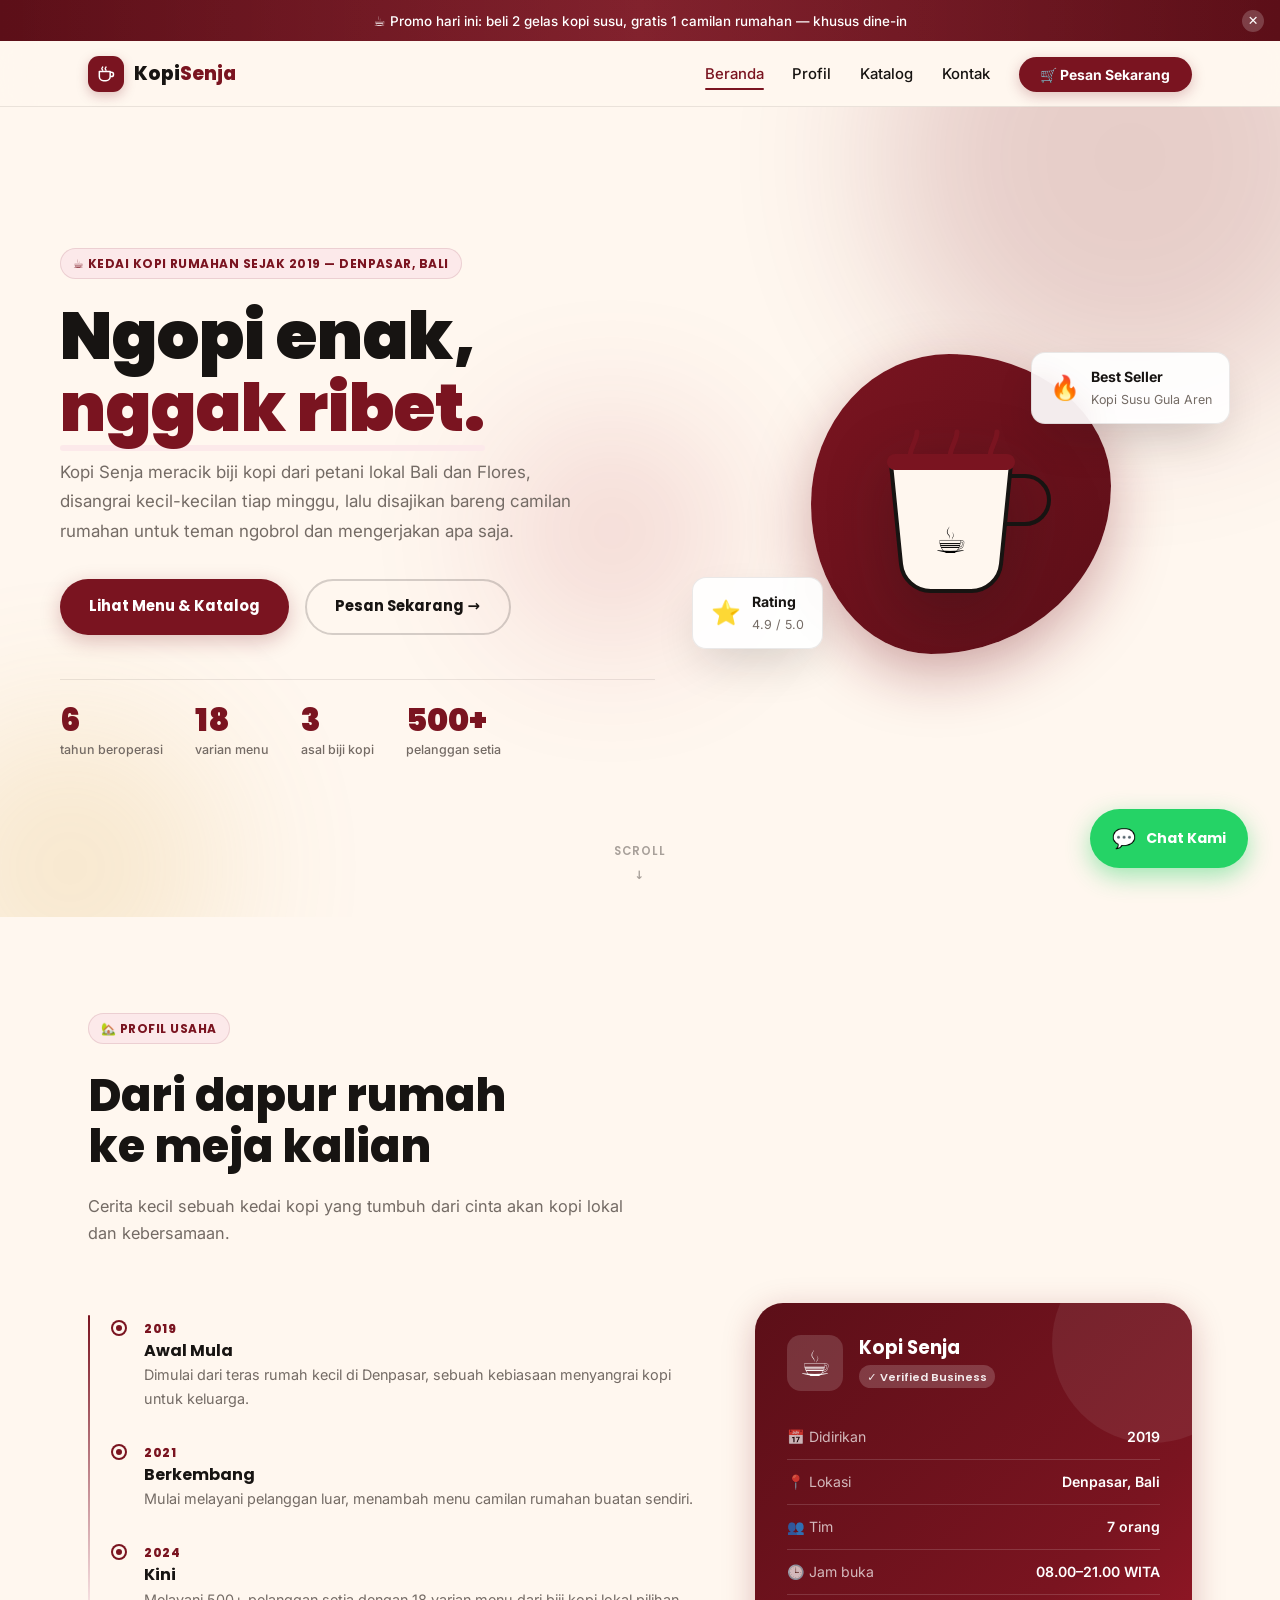
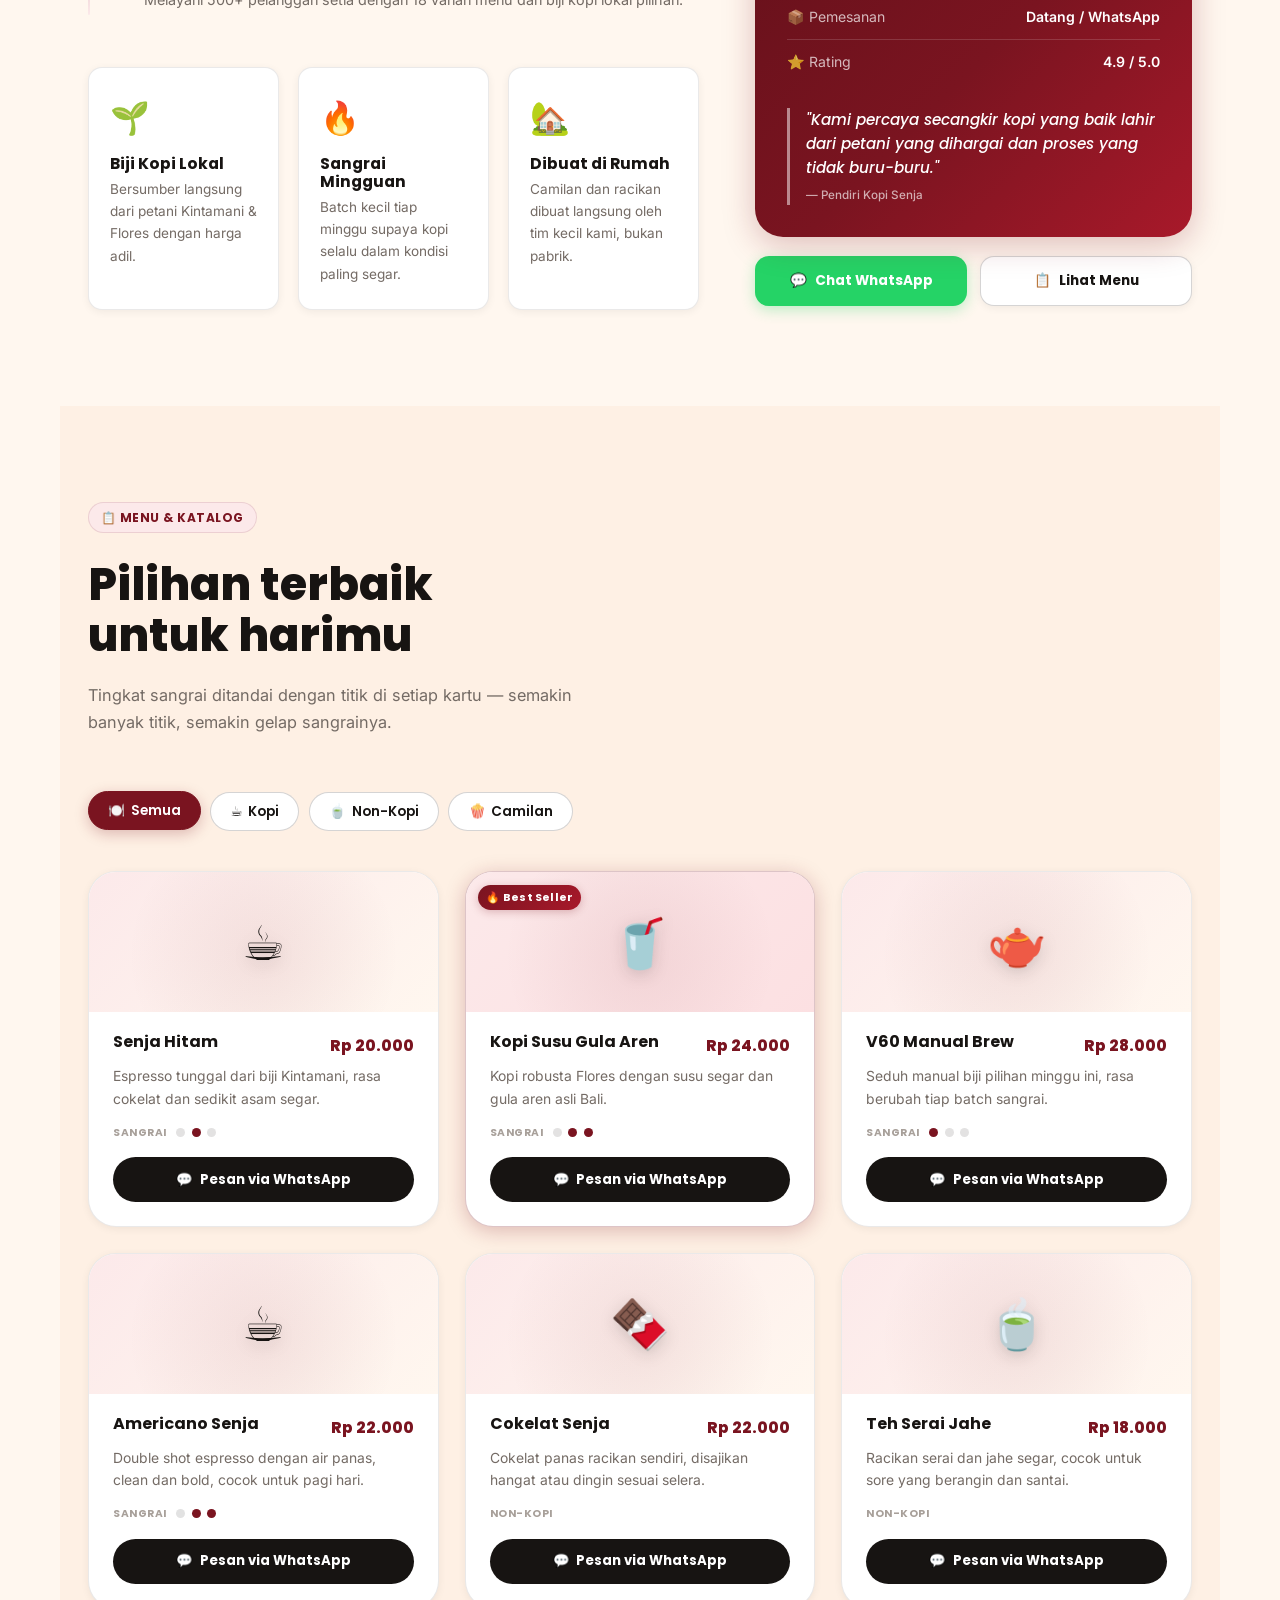
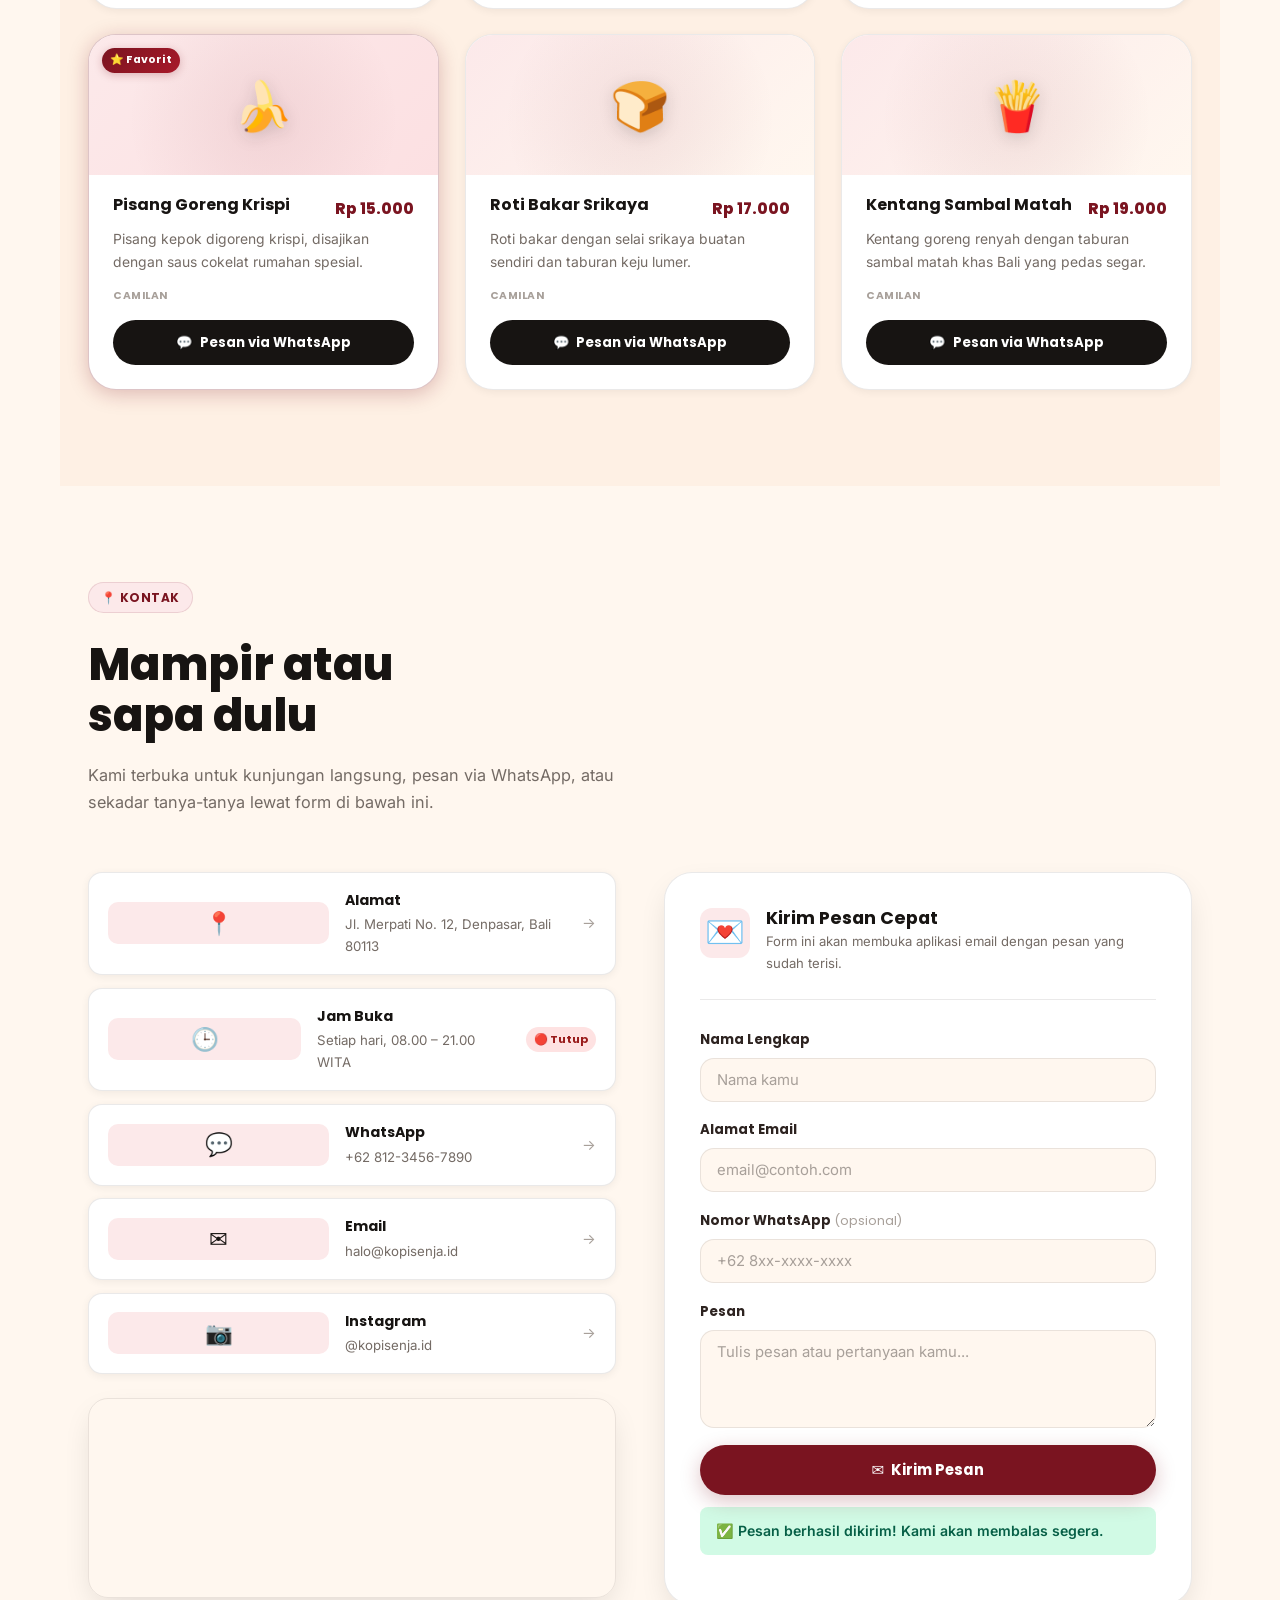
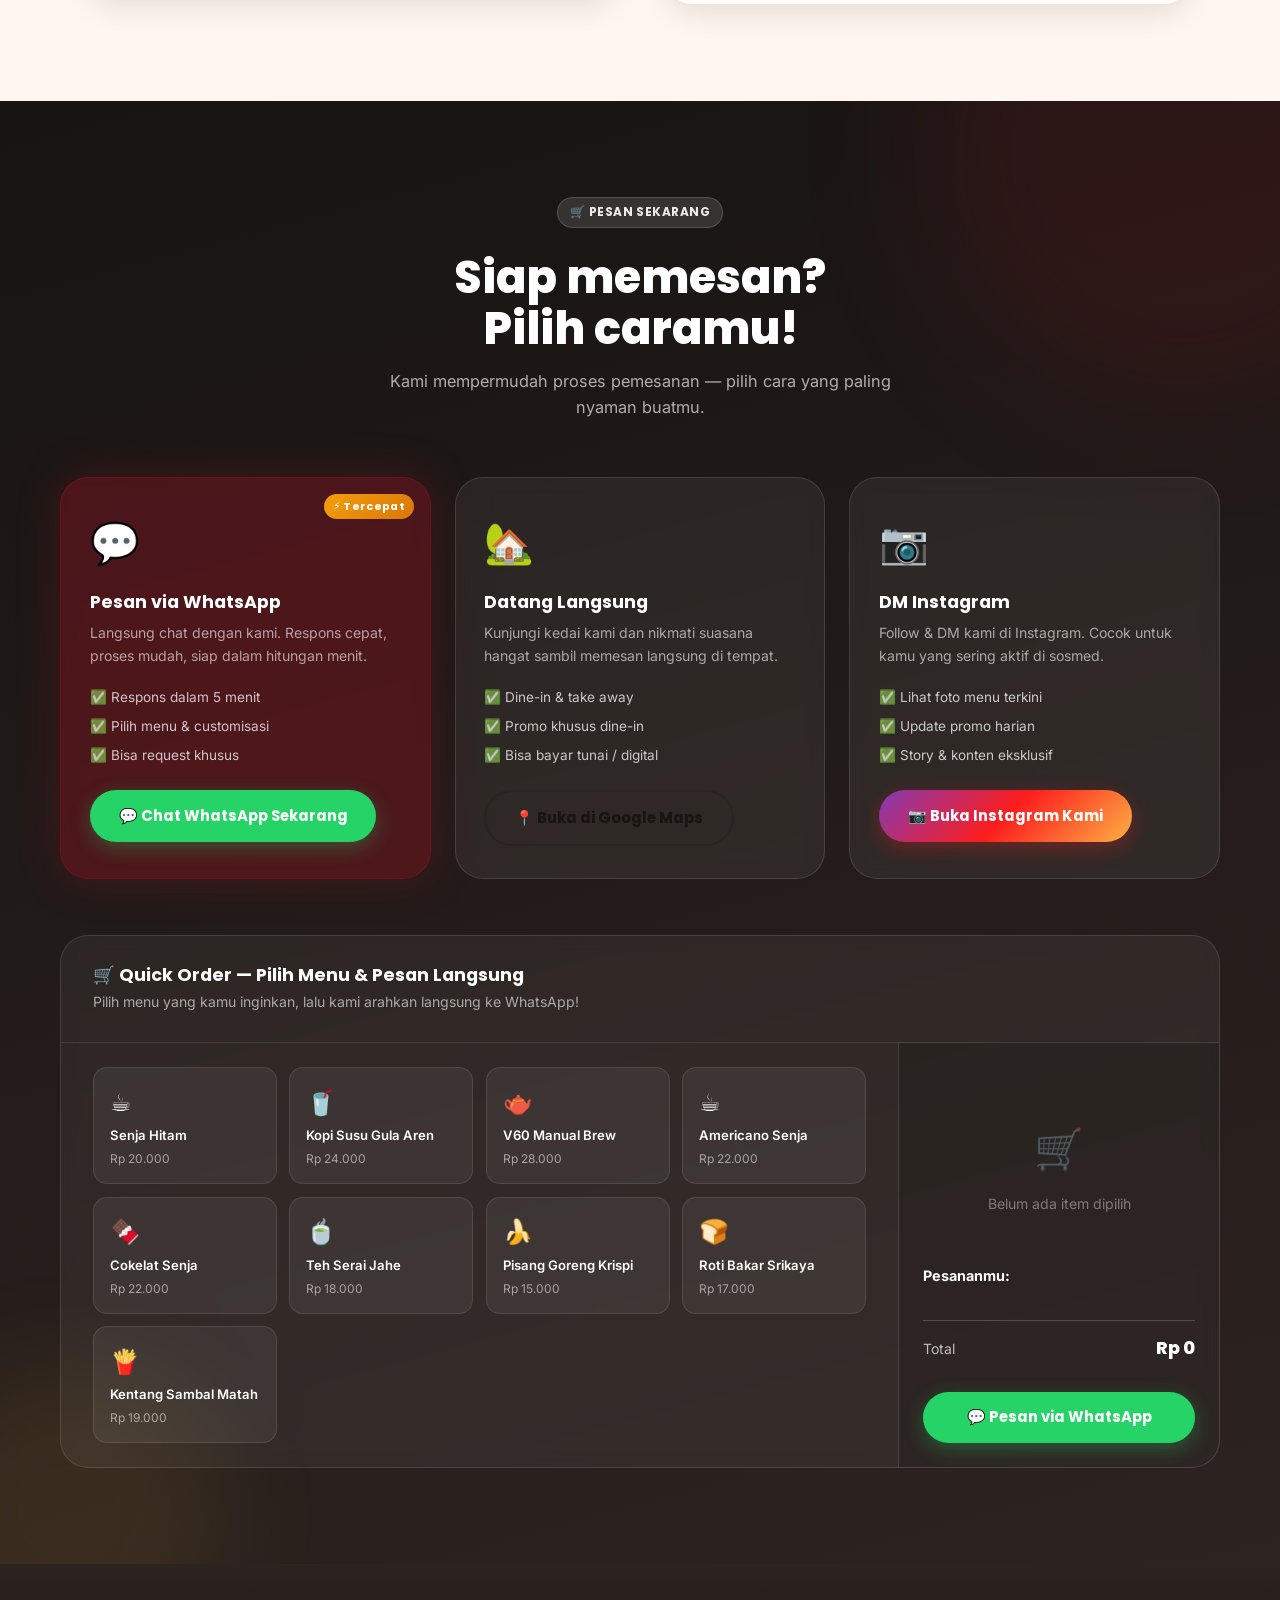
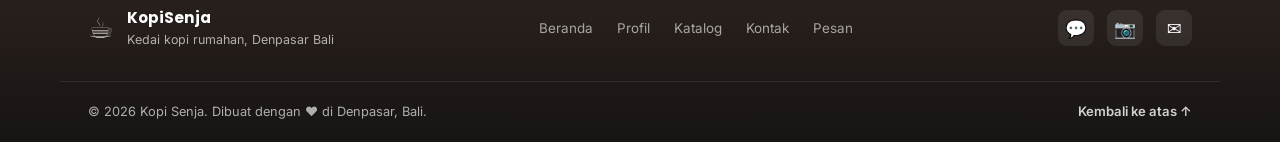
<file: index.html>
<!DOCTYPE html>
<html lang="id">
<head>
<meta charset="UTF-8">
<meta name="viewport" content="width=device-width, initial-scale=1.0">
<title>Kopi Senja — Kedai Kopi & Camilan Rumahan | Denpasar, Bali</title>
<meta name="description" content="Kopi Senja, kedai kopi rumahan di Denpasar. Racikan kopi lokal, camilan rumahan, dan tempat ngumpul yang hangat. Pesan via WhatsApp sekarang!">
<link rel="icon" href="data:,">
<link rel="preconnect" href="https://fonts.googleapis.com">
<link href="https://fonts.googleapis.com/css2?family=Poppins:wght@400;500;600;700;800;900&family=Inter:wght@400;500;600;700&display=swap" rel="stylesheet">
<link rel="stylesheet" href="style.css">
</head>
<body>

<a class="skip-link" href="#beranda">Langsung ke konten</a>

<!-- PROMO BAR -->
<div class="promo-bar" id="promoBar">
  <p>☕ Promo hari ini: beli 2 gelas kopi susu, gratis 1 camilan rumahan — khusus dine-in
    <button class="promo-close" id="promoClose" aria-label="Tutup notifikasi promo">✕</button>
  </p>
</div>

<!-- HEADER -->
<header class="site-header" id="top">
  <nav class="navbar" aria-label="Navigasi utama">
    <a href="#beranda" class="brand">
      <span class="brand-mark" aria-hidden="true">
        <svg viewBox="0 0 24 24" width="20" height="20" fill="none" xmlns="http://www.w3.org/2000/svg">
          <path d="M4 9h13v6a5 5 0 0 1-5 5H9a5 5 0 0 1-5-5V9Z" stroke="currentColor" stroke-width="1.8" stroke-linejoin="round"/>
          <path d="M17 10h1.5a2.5 2.5 0 0 1 0 5H17" stroke="currentColor" stroke-width="1.8"/>
          <path d="M8 3.5c0 1-1 1-1 2s1 1 1 2M12 3.5c0 1-1 1-1 2s1 1 1 2" stroke="currentColor" stroke-width="1.6" stroke-linecap="round"/>
        </svg>
      </span>
      <span class="brand-name">Kopi<em>Senja</em></span>
    </a>

    <button class="nav-toggle" id="navToggle" aria-expanded="false" aria-controls="navLinks" aria-label="Buka menu navigasi">
      <span></span><span></span><span></span>
    </button>

    <ul class="nav-links" id="navLinks">
      <li><a href="#beranda" class="nav-link" data-nav>Beranda</a></li>
      <li><a href="#profil" class="nav-link" data-nav>Profil</a></li>
      <li><a href="#menu" class="nav-link" data-nav>Katalog</a></li>
      <li><a href="#kontak" class="nav-link" data-nav>Kontak</a></li>
      <li><a href="#pesan" class="nav-cta pulse-btn" id="navCta">🛒 Pesan Sekarang</a></li>
    </ul>
  </nav>
</header>

<main>

  <!-- ===== BERANDA / HERO ===== -->
  <section id="beranda" class="hero">
    <div class="hero-bg-orbs" aria-hidden="true">
      <span class="orb orb-1"></span>
      <span class="orb orb-2"></span>
      <span class="orb orb-3"></span>
    </div>
    <div class="hero-inner">
      <div class="hero-copy-col">
        <span class="eyebrow">☕ Kedai kopi rumahan sejak 2019 — Denpasar, Bali</span>
        <h1 class="hero-title">Ngopi enak,<br><span class="hl">nggak ribet.</span></h1>
        <p class="hero-copy">Kopi Senja meracik biji kopi dari petani lokal Bali dan Flores, disangrai kecil-kecilan tiap minggu, lalu disajikan bareng camilan rumahan untuk teman ngobrol dan mengerjakan apa saja.</p>
        <div class="hero-actions">
          <a href="#menu" class="btn btn-primary" id="heroCtaMenu">Lihat Menu & Katalog</a>
          <a href="#pesan" class="btn btn-ghost" id="heroCtaOrder">Pesan Sekarang →</a>
        </div>
        <dl class="hero-stats">
          <div class="stat-item">
            <dt class="stat-num" data-target="6">0</dt>
            <dd>tahun beroperasi</dd>
          </div>
          <div class="stat-item">
            <dt class="stat-num" data-target="18">0</dt>
            <dd>varian menu</dd>
          </div>
          <div class="stat-item">
            <dt class="stat-num" data-target="3">0</dt>
            <dd>asal biji kopi</dd>
          </div>
          <div class="stat-item">
            <dt class="stat-num" data-target="500">0</dt>
            <dd>pelanggan setia</dd>
          </div>
        </dl>
      </div>

      <div class="hero-visual" aria-hidden="true">
        <div class="hero-blob"></div>
        <div class="hero-card-float card-float-1">
          <span class="float-emoji">🔥</span>
          <div>
            <strong>Best Seller</strong>
            <span>Kopi Susu Gula Aren</span>
          </div>
        </div>
        <div class="hero-card-float card-float-2">
          <span class="float-emoji">⭐</span>
          <div>
            <strong>Rating</strong>
            <span>4.9 / 5.0</span>
          </div>
        </div>
        <svg class="hero-cup" viewBox="0 0 200 220" xmlns="http://www.w3.org/2000/svg">
          <path d="M30 70h120l-10 100a30 30 0 0 1-30 27H70a30 30 0 0 1-30-27L30 70Z" fill="#FFF7EF" stroke="#171412" stroke-width="4"/>
          <path d="M150 82h14a24 24 0 0 1 0 48h-18" fill="none" stroke="#171412" stroke-width="4" stroke-linecap="round"/>
          <path d="M50 70c-4-14 6-22 6-32M90 70c-4-14 6-22 6-32M130 70c-4-14 6-22 6-32" fill="none" stroke="#7A1420" stroke-width="5" stroke-linecap="round"/>
          <rect x="26" y="60" width="128" height="16" rx="8" fill="#7A1420"/>
          <text x="90" y="150" font-size="36" text-anchor="middle" dominant-baseline="middle">☕</text>
        </svg>
      </div>
    </div>

    <!-- Scroll indicator -->
    <div class="scroll-hint" aria-hidden="true">
      <span>scroll</span>
      <span class="scroll-arrow">↓</span>
    </div>
  </section>

  <!-- ===== PROFIL ===== -->
  <section id="profil" class="section profil reveal">
    <div class="section-head">
      <span class="eyebrow eyebrow-dark">🏡 Profil Usaha</span>
      <h2>Dari dapur rumah<br>ke meja kalian</h2>
      <p class="section-sub">Cerita kecil sebuah kedai kopi yang tumbuh dari cinta akan kopi lokal dan kebersamaan.</p>
    </div>

    <div class="profil-grid">
      <div class="profil-story">
        <div class="story-block">
          <div class="story-timeline">
            <div class="timeline-item reveal-delay-1">
              <span class="timeline-year">2019</span>
              <div class="timeline-content">
                <h3>Awal Mula</h3>
                <p>Dimulai dari teras rumah kecil di Denpasar, sebuah kebiasaan menyangrai kopi untuk keluarga.</p>
              </div>
            </div>
            <div class="timeline-item reveal-delay-2">
              <span class="timeline-year">2021</span>
              <div class="timeline-content">
                <h3>Berkembang</h3>
                <p>Mulai melayani pelanggan luar, menambah menu camilan rumahan buatan sendiri.</p>
              </div>
            </div>
            <div class="timeline-item reveal-delay-3">
              <span class="timeline-year">2024</span>
              <div class="timeline-content">
                <h3>Kini</h3>
                <p>Melayani 500+ pelanggan setia dengan 18 varian menu dari biji kopi lokal pilihan.</p>
              </div>
            </div>
          </div>
        </div>

        <div class="profil-values">
          <div class="value-card reveal-delay-1">
            <div class="value-icon-wrap">🌱</div>
            <h3>Biji Kopi Lokal</h3>
            <p>Bersumber langsung dari petani Kintamani & Flores dengan harga adil.</p>
          </div>
          <div class="value-card reveal-delay-2">
            <div class="value-icon-wrap">🔥</div>
            <h3>Sangrai Mingguan</h3>
            <p>Batch kecil tiap minggu supaya kopi selalu dalam kondisi paling segar.</p>
          </div>
          <div class="value-card reveal-delay-3">
            <div class="value-icon-wrap">🏡</div>
            <h3>Dibuat di Rumah</h3>
            <p>Camilan dan racikan dibuat langsung oleh tim kecil kami, bukan pabrik.</p>
          </div>
        </div>
      </div>

      <aside class="profil-aside">
        <div class="profil-card">
          <div class="profil-card-header">
            <span class="profil-avatar">☕</span>
            <div>
              <h3>Kopi Senja</h3>
              <span class="profil-badge">Verified Business</span>
            </div>
          </div>
          <ul class="fact-list">
            <li><span>📅 Didirikan</span><strong>2019</strong></li>
            <li><span>📍 Lokasi</span><strong>Denpasar, Bali</strong></li>
            <li><span>👥 Tim</span><strong>7 orang</strong></li>
            <li><span>🕒 Jam buka</span><strong>08.00–21.00 WITA</strong></li>
            <li><span>📦 Pemesanan</span><strong>Datang / WhatsApp</strong></li>
            <li><span>⭐ Rating</span><strong>4.9 / 5.0</strong></li>
          </ul>
          <blockquote>
            "Kami percaya secangkir kopi yang baik lahir dari petani yang dihargai dan proses yang tidak buru-buru."
            <cite>— Pendiri Kopi Senja</cite>
          </blockquote>
        </div>

        <div class="profil-quick-actions">
          <a href="https://wa.me/6281234567890" target="_blank" rel="noopener" class="quick-action-btn" id="quickWa">
            <span>💬</span> Chat WhatsApp
          </a>
          <a href="#menu" class="quick-action-btn quick-action-outline" id="quickMenu">
            <span>📋</span> Lihat Menu
          </a>
        </div>
      </aside>
    </div>
  </section>

  <!-- ===== MENU & KATALOG ===== -->
  <section id="menu" class="section katalog reveal">
    <div class="section-head">
      <span class="eyebrow eyebrow-dark">📋 Menu & Katalog</span>
      <h2>Pilihan terbaik<br>untuk harimu</h2>
      <p class="section-sub">Tingkat sangrai ditandai dengan titik di setiap kartu — semakin banyak titik, semakin gelap sangrainya.</p>
    </div>

    <!-- Filter tabs -->
    <div class="menu-filter" role="tablist" aria-label="Filter kategori menu">
      <button class="filter-btn is-active" data-filter="all" role="tab" aria-selected="true" id="filterAll">
        <span>🍽️</span> Semua
      </button>
      <button class="filter-btn" data-filter="kopi" role="tab" aria-selected="false" id="filterKopi">
        <span>☕</span> Kopi
      </button>
      <button class="filter-btn" data-filter="non-kopi" role="tab" aria-selected="false" id="filterNonKopi">
        <span>🍵</span> Non-Kopi
      </button>
      <button class="filter-btn" data-filter="camilan" role="tab" aria-selected="false" id="filterCamilan">
        <span>🍿</span> Camilan
      </button>
    </div>

    <!-- Menu cards -->
    <div class="menu-grid" id="menuGrid">

      <article class="menu-card" data-category="kopi" id="cardSenjaHitam">
        <div class="menu-card-media">
          <span class="menu-icon">☕</span>
          <div class="menu-card-glow"></div>
        </div>
        <div class="menu-card-body">
          <div class="menu-card-top">
            <h3>Senja Hitam</h3>
            <span class="price">Rp 20.000</span>
          </div>
          <p>Espresso tunggal dari biji Kintamani, rasa cokelat dan sedikit asam segar.</p>
          <div class="roast" aria-label="Tingkat sangrai: medium">
            <span class="roast-label">Sangrai</span>
            <span class="dot"></span><span class="dot on"></span><span class="dot"></span>
          </div>
          <a class="order-btn" href="https://wa.me/6281234567890?text=Halo%20Kopi%20Senja%2C%20saya%20mau%20pesan%20Senja%20Hitam" target="_blank" rel="noopener" id="orderSenjaHitam">
            <span>💬</span> Pesan via WhatsApp
          </a>
        </div>
      </article>

      <article class="menu-card featured" data-category="kopi" id="cardKopiSusu">
        <div class="menu-card-media">
          <span class="menu-icon">🥤</span>
          <span class="ribbon">🔥 Best Seller</span>
          <div class="menu-card-glow"></div>
        </div>
        <div class="menu-card-body">
          <div class="menu-card-top">
            <h3>Kopi Susu Gula Aren</h3>
            <span class="price">Rp 24.000</span>
          </div>
          <p>Kopi robusta Flores dengan susu segar dan gula aren asli Bali.</p>
          <div class="roast" aria-label="Tingkat sangrai: dark">
            <span class="roast-label">Sangrai</span>
            <span class="dot"></span><span class="dot on"></span><span class="dot on"></span>
          </div>
          <a class="order-btn" href="https://wa.me/6281234567890?text=Halo%20Kopi%20Senja%2C%20saya%20mau%20pesan%20Kopi%20Susu%20Gula%20Aren" target="_blank" rel="noopener" id="orderKopiSusu">
            <span>💬</span> Pesan via WhatsApp
          </a>
        </div>
      </article>

      <article class="menu-card" data-category="kopi" id="cardV60">
        <div class="menu-card-media">
          <span class="menu-icon">🫖</span>
          <div class="menu-card-glow"></div>
        </div>
        <div class="menu-card-body">
          <div class="menu-card-top">
            <h3>V60 Manual Brew</h3>
            <span class="price">Rp 28.000</span>
          </div>
          <p>Seduh manual biji pilihan minggu ini, rasa berubah tiap batch sangrai.</p>
          <div class="roast" aria-label="Tingkat sangrai: light">
            <span class="roast-label">Sangrai</span>
            <span class="dot on"></span><span class="dot"></span><span class="dot"></span>
          </div>
          <a class="order-btn" href="https://wa.me/6281234567890?text=Halo%20Kopi%20Senja%2C%20saya%20mau%20pesan%20V60%20Manual%20Brew" target="_blank" rel="noopener" id="orderV60">
            <span>💬</span> Pesan via WhatsApp
          </a>
        </div>
      </article>

      <article class="menu-card" data-category="kopi" id="cardEspresso">
        <div class="menu-card-media">
          <span class="menu-icon">☕</span>
          <div class="menu-card-glow"></div>
        </div>
        <div class="menu-card-body">
          <div class="menu-card-top">
            <h3>Americano Senja</h3>
            <span class="price">Rp 22.000</span>
          </div>
          <p>Double shot espresso dengan air panas, clean dan bold, cocok untuk pagi hari.</p>
          <div class="roast" aria-label="Tingkat sangrai: dark">
            <span class="roast-label">Sangrai</span>
            <span class="dot"></span><span class="dot on"></span><span class="dot on"></span>
          </div>
          <a class="order-btn" href="https://wa.me/6281234567890?text=Halo%20Kopi%20Senja%2C%20saya%20mau%20pesan%20Americano%20Senja" target="_blank" rel="noopener" id="orderAmericano">
            <span>💬</span> Pesan via WhatsApp
          </a>
        </div>
      </article>

      <article class="menu-card" data-category="non-kopi" id="cardCokelat">
        <div class="menu-card-media">
          <span class="menu-icon">🍫</span>
          <div class="menu-card-glow"></div>
        </div>
        <div class="menu-card-body">
          <div class="menu-card-top">
            <h3>Cokelat Senja</h3>
            <span class="price">Rp 22.000</span>
          </div>
          <p>Cokelat panas racikan sendiri, disajikan hangat atau dingin sesuai selera.</p>
          <div class="roast" aria-label="Tanpa kopi">
            <span class="roast-label">Non-kopi</span>
          </div>
          <a class="order-btn" href="https://wa.me/6281234567890?text=Halo%20Kopi%20Senja%2C%20saya%20mau%20pesan%20Cokelat%20Senja" target="_blank" rel="noopener" id="orderCokelat">
            <span>💬</span> Pesan via WhatsApp
          </a>
        </div>
      </article>

      <article class="menu-card" data-category="non-kopi" id="cardTeh">
        <div class="menu-card-media">
          <span class="menu-icon">🍵</span>
          <div class="menu-card-glow"></div>
        </div>
        <div class="menu-card-body">
          <div class="menu-card-top">
            <h3>Teh Serai Jahe</h3>
            <span class="price">Rp 18.000</span>
          </div>
          <p>Racikan serai dan jahe segar, cocok untuk sore yang berangin dan santai.</p>
          <div class="roast" aria-label="Tanpa kopi">
            <span class="roast-label">Non-kopi</span>
          </div>
          <a class="order-btn" href="https://wa.me/6281234567890?text=Halo%20Kopi%20Senja%2C%20saya%20mau%20pesan%20Teh%20Serai%20Jahe" target="_blank" rel="noopener" id="orderTeh">
            <span>💬</span> Pesan via WhatsApp
          </a>
        </div>
      </article>

      <article class="menu-card featured" data-category="camilan" id="cardPisang">
        <div class="menu-card-media">
          <span class="menu-icon">🍌</span>
          <span class="ribbon">⭐ Favorit</span>
          <div class="menu-card-glow"></div>
        </div>
        <div class="menu-card-body">
          <div class="menu-card-top">
            <h3>Pisang Goreng Krispi</h3>
            <span class="price">Rp 15.000</span>
          </div>
          <p>Pisang kepok digoreng krispi, disajikan dengan saus cokelat rumahan spesial.</p>
          <div class="roast" aria-label="Camilan">
            <span class="roast-label">Camilan</span>
          </div>
          <a class="order-btn" href="https://wa.me/6281234567890?text=Halo%20Kopi%20Senja%2C%20saya%20mau%20pesan%20Pisang%20Goreng%20Krispi" target="_blank" rel="noopener" id="orderPisang">
            <span>💬</span> Pesan via WhatsApp
          </a>
        </div>
      </article>

      <article class="menu-card" data-category="camilan" id="cardRoti">
        <div class="menu-card-media">
          <span class="menu-icon">🍞</span>
          <div class="menu-card-glow"></div>
        </div>
        <div class="menu-card-body">
          <div class="menu-card-top">
            <h3>Roti Bakar Srikaya</h3>
            <span class="price">Rp 17.000</span>
          </div>
          <p>Roti bakar dengan selai srikaya buatan sendiri dan taburan keju lumer.</p>
          <div class="roast" aria-label="Camilan">
            <span class="roast-label">Camilan</span>
          </div>
          <a class="order-btn" href="https://wa.me/6281234567890?text=Halo%20Kopi%20Senja%2C%20saya%20mau%20pesan%20Roti%20Bakar%20Srikaya" target="_blank" rel="noopener" id="orderRoti">
            <span>💬</span> Pesan via WhatsApp
          </a>
        </div>
      </article>

      <article class="menu-card" data-category="camilan" id="cardKentang">
        <div class="menu-card-media">
          <span class="menu-icon">🍟</span>
          <div class="menu-card-glow"></div>
        </div>
        <div class="menu-card-body">
          <div class="menu-card-top">
            <h3>Kentang Sambal Matah</h3>
            <span class="price">Rp 19.000</span>
          </div>
          <p>Kentang goreng renyah dengan taburan sambal matah khas Bali yang pedas segar.</p>
          <div class="roast" aria-label="Camilan">
            <span class="roast-label">Camilan</span>
          </div>
          <a class="order-btn" href="https://wa.me/6281234567890?text=Halo%20Kopi%20Senja%2C%20saya%20mau%20pesan%20Kentang%20Goreng%20Sambal%20Matah" target="_blank" rel="noopener" id="orderKentang">
            <span>💬</span> Pesan via WhatsApp
          </a>
        </div>
      </article>

    </div>
    <p class="menu-note" id="menuEmpty" hidden>Belum ada menu untuk kategori ini.</p>
  </section>

  <!-- ===== KONTAK ===== -->
  <section id="kontak" class="section kontak reveal">
    <div class="section-head">
      <span class="eyebrow eyebrow-dark">📍 Kontak</span>
      <h2>Mampir atau<br>sapa dulu</h2>
      <p class="section-sub">Kami terbuka untuk kunjungan langsung, pesan via WhatsApp, atau sekadar tanya-tanya lewat form di bawah ini.</p>
    </div>

    <div class="kontak-layout">

      <!-- Info kontak -->
      <div class="kontak-info-wrap">
        <div class="kontak-info-cards">
          <a href="https://maps.google.com/?q=Jl.+Merpati+No.12+Denpasar+Bali" target="_blank" rel="noopener" class="kontak-info-card" id="kontakAlamat">
            <div class="kontak-icon-wrap">📍</div>
            <div>
              <strong>Alamat</strong>
              <p>Jl. Merpati No. 12, Denpasar, Bali 80113</p>
            </div>
            <span class="kontak-arrow">→</span>
          </a>
          <div class="kontak-info-card" id="kontakJam">
            <div class="kontak-icon-wrap">🕒</div>
            <div>
              <strong>Jam Buka</strong>
              <p>Setiap hari, 08.00 – 21.00 WITA</p>
            </div>
            <span class="open-badge" id="openBadge">Buka</span>
          </div>
          <a href="https://wa.me/6281234567890" target="_blank" rel="noopener" class="kontak-info-card" id="kontakWa">
            <div class="kontak-icon-wrap">💬</div>
            <div>
              <strong>WhatsApp</strong>
              <p>+62 812-3456-7890</p>
            </div>
            <span class="kontak-arrow">→</span>
          </a>
          <a href="mailto:halo@kopisenja.id" class="kontak-info-card" id="kontakEmail">
            <div class="kontak-icon-wrap">✉️</div>
            <div>
              <strong>Email</strong>
              <p>halo@kopisenja.id</p>
            </div>
            <span class="kontak-arrow">→</span>
          </a>
          <a href="https://instagram.com/kopisenja.id" target="_blank" rel="noopener" class="kontak-info-card" id="kontakIG">
            <div class="kontak-icon-wrap">📷</div>
            <div>
              <strong>Instagram</strong>
              <p>@kopisenja.id</p>
            </div>
            <span class="kontak-arrow">→</span>
          </a>
        </div>

        <!-- Map embed -->
        <div class="kontak-map">
          <iframe
            title="Lokasi Kopi Senja di Denpasar Bali"
            src="https://www.openstreetmap.org/export/embed.html?bbox=115.196%2C-8.680%2C115.236%2C-8.650&layer=mapnik&marker=-8.665%2C115.216"
            loading="lazy"
            referrerpolicy="no-referrer-when-downgrade">
          </iframe>
        </div>
      </div>

      <!-- Form kontak -->
      <div class="kontak-form-wrap">
        <form class="contact-form" id="contactForm">
          <div class="form-header">
            <span class="form-icon">💌</span>
            <div>
              <h3>Kirim Pesan Cepat</h3>
              <p class="form-hint">Form ini akan membuka aplikasi email dengan pesan yang sudah terisi.</p>
            </div>
          </div>
          <div class="form-row">
            <label for="fname">Nama Lengkap</label>
            <input type="text" id="fname" name="fname" required placeholder="Nama kamu">
          </div>
          <div class="form-row">
            <label for="femail">Alamat Email</label>
            <input type="email" id="femail" name="femail" required placeholder="email@contoh.com">
          </div>
          <div class="form-row">
            <label for="fphone">Nomor WhatsApp <span class="optional">(opsional)</span></label>
            <input type="tel" id="fphone" name="fphone" placeholder="+62 8xx-xxxx-xxxx">
          </div>
          <div class="form-row">
            <label for="fmessage">Pesan</label>
            <textarea id="fmessage" name="fmessage" rows="4" required placeholder="Tulis pesan atau pertanyaan kamu..."></textarea>
          </div>
          <button type="submit" class="btn btn-primary btn-full" id="submitContact">
            <span class="btn-icon">✉️</span> Kirim Pesan
          </button>
          <p class="form-success" id="formSuccess" hidden>✅ Pesan berhasil dikirim! Kami akan membalas segera.</p>
        </form>
      </div>
    </div>
  </section>

  <!-- ===== PESAN SEKARANG ===== -->
  <section id="pesan" class="section pesan-section reveal">
    <div class="pesan-bg-decoration" aria-hidden="true">
      <span class="deco-circle deco-1"></span>
      <span class="deco-circle deco-2"></span>
    </div>

    <div class="pesan-inner">
      <div class="pesan-header">
        <span class="eyebrow">🛒 Pesan Sekarang</span>
        <h2>Siap memesan?<br>Pilih caramu!</h2>
        <p>Kami mempermudah proses pemesanan — pilih cara yang paling nyaman buatmu.</p>
      </div>

      <!-- Order method cards -->
      <div class="order-methods">

        <div class="order-method-card primary-method" id="methodWa">
          <div class="method-badge">⚡ Tercepat</div>
          <div class="method-icon">💬</div>
          <h3>Pesan via WhatsApp</h3>
          <p>Langsung chat dengan kami. Respons cepat, proses mudah, siap dalam hitungan menit.</p>
          <ul class="method-perks">
            <li>✅ Respons dalam 5 menit</li>
            <li>✅ Pilih menu & customisasi</li>
            <li>✅ Bisa request khusus</li>
          </ul>
          <a href="https://wa.me/6281234567890?text=Halo%20Kopi%20Senja%21%20Saya%20mau%20pesan%20sekarang.%20Boleh%20lihat%20menu%20terbaru%3F" target="_blank" rel="noopener" class="btn btn-wa" id="btnPesanWa">
            💬 Chat WhatsApp Sekarang
          </a>
        </div>

        <div class="order-method-card" id="methodVisit">
          <div class="method-icon">🏡</div>
          <h3>Datang Langsung</h3>
          <p>Kunjungi kedai kami dan nikmati suasana hangat sambil memesan langsung di tempat.</p>
          <ul class="method-perks">
            <li>✅ Dine-in & take away</li>
            <li>✅ Promo khusus dine-in</li>
            <li>✅ Bisa bayar tunai / digital</li>
          </ul>
          <a href="https://maps.google.com/?q=Jl.+Merpati+No.12+Denpasar+Bali" target="_blank" rel="noopener" class="btn btn-ghost" id="btnPesanMaps">
            📍 Buka di Google Maps
          </a>
        </div>

        <div class="order-method-card" id="methodInstagram">
          <div class="method-icon">📷</div>
          <h3>DM Instagram</h3>
          <p>Follow & DM kami di Instagram. Cocok untuk kamu yang sering aktif di sosmed.</p>
          <ul class="method-perks">
            <li>✅ Lihat foto menu terkini</li>
            <li>✅ Update promo harian</li>
            <li>✅ Story & konten eksklusif</li>
          </ul>
          <a href="https://instagram.com/kopisenja.id" target="_blank" rel="noopener" class="btn btn-ig" id="btnPesanIG">
            📷 Buka Instagram Kami
          </a>
        </div>

      </div>

      <!-- Quick order form -->
      <div class="quick-order-wrap">
        <div class="quick-order-card">
          <div class="quick-order-header">
            <h3>🛒 Quick Order — Pilih Menu & Pesan Langsung</h3>
            <p>Pilih menu yang kamu inginkan, lalu kami arahkan langsung ke WhatsApp!</p>
          </div>
          <div class="quick-order-body">
            <div class="quick-menu-grid" id="quickMenuGrid">
              <!-- Akan diisi oleh JS -->
            </div>
            <div class="quick-order-summary" id="quickSummary">
              <div class="summary-empty" id="summaryEmpty">
                <span>🛒</span>
                <p>Belum ada item dipilih</p>
              </div>
              <div class="summary-items" id="summaryItems" hidden>
                <h4>Pesananmu:</h4>
                <ul id="summaryList"></ul>
                <div class="summary-total">
                  <span>Total</span>
                  <strong id="summaryTotal">Rp 0</strong>
                </div>
                <a href="#" class="btn btn-wa btn-full" id="submitQuickOrder">
                  💬 Pesan via WhatsApp
                </a>
              </div>
            </div>
          </div>
        </div>
      </div>

    </div>
  </section>

</main>

<!-- FLOATING WA BUTTON -->
<a href="https://wa.me/6281234567890?text=Halo%20Kopi%20Senja%21%20Saya%20mau%20pesan." target="_blank" rel="noopener" class="fab-wa" id="fabWa" aria-label="Chat WhatsApp">
  <span class="fab-icon">💬</span>
  <span class="fab-label">Chat Kami</span>
</a>

<!-- FOOTER -->
<footer class="site-footer">
  <div class="footer-inner">
    <div class="footer-brand">
      <span class="footer-logo">☕</span>
      <div>
        <strong>KopiSenja</strong>
        <p>Kedai kopi rumahan, Denpasar Bali</p>
      </div>
    </div>
    <div class="footer-links">
      <a href="#beranda">Beranda</a>
      <a href="#profil">Profil</a>
      <a href="#menu">Katalog</a>
      <a href="#kontak">Kontak</a>
      <a href="#pesan">Pesan</a>
    </div>
    <div class="footer-socials">
      <a href="https://wa.me/6281234567890" target="_blank" rel="noopener" aria-label="WhatsApp">💬</a>
      <a href="https://instagram.com/kopisenja.id" target="_blank" rel="noopener" aria-label="Instagram">📷</a>
      <a href="mailto:halo@kopisenja.id" aria-label="Email">✉️</a>
    </div>
  </div>
  <div class="footer-bottom">
    <p>© <span id="year"></span> Kopi Senja. Dibuat dengan ❤️ di Denpasar, Bali.</p>
    <a href="#top" class="back-top" id="backTop">Kembali ke atas ↑</a>
  </div>
</footer>

<script src="script.js"></script>
</body>
</html>
</file>
<file: style.css>
/* =========================================================
   KOPI SENJA — Premium Design System v3
   Palette: Maroon-Red, Warm Cream, Ink Black + Golds
   Fonts: Poppins (display) + Inter (body)
   ========================================================= */

:root {
  --red:          #7A1420;
  --red-bright:   #A8192A;
  --red-dark:     #5C0F18;
  --red-soft:     #FCE9EA;
  --red-glow:     rgba(122, 20, 32, 0.25);
  --gold:         #D4A032;
  --gold-soft:    #FDF3DC;
  --cream:        #FFF7EF;
  --cream-2:      #FEF0E4;
  --paper:        #FFFFFF;
  --ink:          #171412;
  --ink-soft:     #2D2320;
  --muted:        #746B65;
  --muted-light:  #A8A09A;
  --border:       rgba(23, 20, 18, 0.09);
  --border-strong:rgba(23, 20, 18, 0.18);

  --font-display: "Poppins", system-ui, sans-serif;
  --font-body:    "Inter", system-ui, sans-serif;

  --radius-xs:  8px;
  --radius-sm:  14px;
  --radius:     20px;
  --radius-lg:  28px;
  --radius-xl:  40px;

  --shadow-xs:   0 2px 8px rgba(23, 20, 18, 0.06);
  --shadow-soft: 0 12px 32px -8px rgba(23, 20, 18, 0.14);
  --shadow-md:   0 20px 48px -12px rgba(23, 20, 18, 0.20);
  --shadow-glow: 0 8px 32px var(--red-glow);

  --container: 1160px;
  --transition: 0.28s cubic-bezier(0.4, 0, 0.2, 1);
}

/* ============================================================
   BASE RESET & GLOBALS
   ============================================================ */
*, *::before, *::after { box-sizing: border-box; }
html { scroll-behavior: smooth; }
body {
  margin: 0;
  font-family: var(--font-body);
  color: var(--ink);
  background: var(--cream);
  line-height: 1.65;
  -webkit-font-smoothing: antialiased;
}

h1, h2, h3 {
  font-family: var(--font-display);
  margin: 0 0 .45em;
  line-height: 1.15;
  font-weight: 700;
}
p { margin: 0 0 1em; }
a { color: inherit; text-decoration: none; }
img { max-width: 100%; display: block; }
ul { padding: 0; margin: 0; }
button { cursor: pointer; font-family: inherit; }

/* Skip link */
.skip-link {
  position: absolute; left: -999px; top: auto;
  background: var(--red); color: #fff;
  padding: .75rem 1rem; border-radius: 0 0 8px 0; z-index: 9999;
}
.skip-link:focus { left: 0; top: 0; }

/* Focus styles */
:focus-visible {
  outline: 3px solid var(--red-bright);
  outline-offset: 3px;
  border-radius: 4px;
}

/* Reduced motion */
@media (prefers-reduced-motion: reduce) {
  *, *::before, *::after {
    animation-duration: 0.01ms !important;
    animation-iteration-count: 1 !important;
    transition-duration: 0.01ms !important;
    scroll-behavior: auto !important;
  }
}

/* ============================================================
   LAYOUT UTILITIES
   ============================================================ */
.section {
  max-width: var(--container);
  margin: 0 auto;
  padding: 6rem 1.75rem;
}
.section-head {
  max-width: 600px;
  margin-bottom: 3.5rem;
}
.section-head h2 {
  font-size: clamp(2rem, 3.5vw, 3rem);
  font-weight: 800;
  margin-top: .6rem;
}
.section-sub {
  color: var(--muted);
  font-size: 1.02rem;
  max-width: 54ch;
  margin: 0;
}

/* Eyebrow pill */
.eyebrow {
  display: inline-flex;
  align-items: center;
  gap: .4em;
  font-family: var(--font-display);
  letter-spacing: .04em;
  text-transform: uppercase;
  font-size: .75rem;
  font-weight: 700;
  color: var(--red);
  background: var(--red-soft);
  padding: .38em 1em;
  border-radius: 999px;
  margin: 0 0 1rem;
  border: 1px solid rgba(122, 20, 32, 0.12);
}
.eyebrow-dark { color: var(--red); }

/* Reveal animation */
.reveal {
  opacity: 0;
  transform: translateY(30px);
  transition: opacity .75s ease, transform .75s ease;
}
.reveal.is-visible {
  opacity: 1;
  transform: translateY(0);
}
.reveal-delay-1 { transition-delay: .12s; }
.reveal-delay-2 { transition-delay: .24s; }
.reveal-delay-3 { transition-delay: .36s; }

/* ============================================================
   PROMO BAR
   ============================================================ */
.promo-bar {
  background: linear-gradient(90deg, var(--red-dark), var(--red), var(--red-dark));
  color: #fff;
  text-align: center;
  font-size: .84rem;
  font-weight: 500;
  position: relative;
  overflow: hidden;
}
.promo-bar::before {
  content: '';
  position: absolute;
  inset: 0;
  background: linear-gradient(90deg, transparent 0%, rgba(255,255,255,.06) 50%, transparent 100%);
  animation: promoShimmer 3s linear infinite;
}
@keyframes promoShimmer {
  from { transform: translateX(-100%); }
  to   { transform: translateX(100%); }
}
.promo-bar p {
  margin: 0;
  padding: .6rem 3rem;
  position: relative;
  z-index: 1;
}
.promo-close {
  position: absolute;
  right: 1rem;
  top: 50%;
  transform: translateY(-50%);
  background: rgba(255,255,255,.2);
  border: none;
  color: #fff;
  width: 22px; height: 22px;
  border-radius: 50%;
  font-size: .8rem;
  display: flex; align-items: center; justify-content: center;
  transition: background var(--transition);
  z-index: 2;
}
.promo-close:hover { background: rgba(255,255,255,.35); }

/* ============================================================
   HEADER & NAV
   ============================================================ */
.site-header {
  position: sticky;
  top: 0;
  z-index: 100;
  background: rgba(255, 247, 239, 0.88);
  backdrop-filter: blur(16px) saturate(180%);
  -webkit-backdrop-filter: blur(16px) saturate(180%);
  border-bottom: 1px solid var(--border);
  transition: box-shadow var(--transition);
}
.site-header.scrolled {
  box-shadow: var(--shadow-soft);
}
.navbar {
  max-width: var(--container);
  margin: 0 auto;
  padding: .9rem 1.75rem;
  display: flex;
  align-items: center;
  justify-content: space-between;
  gap: 2rem;
}
.brand {
  display: flex;
  align-items: center;
  gap: .6rem;
  font-family: var(--font-display);
  font-weight: 800;
  font-size: 1.18rem;
  color: var(--ink);
  flex-shrink: 0;
}
.brand-mark {
  display: flex; align-items: center; justify-content: center;
  width: 36px; height: 36px;
  border-radius: 11px;
  background: var(--red);
  color: #fff;
  box-shadow: 0 4px 12px var(--red-glow);
}
.brand-name em { font-style: normal; color: var(--red); }

.nav-links {
  list-style: none;
  display: flex;
  align-items: center;
  gap: 1.8rem;
  margin: 0; padding: 0;
}
.nav-link {
  color: var(--ink);
  font-weight: 500;
  font-size: .93rem;
  position: relative;
  padding: .25rem 0;
  transition: color var(--transition);
}
.nav-link::after {
  content: '';
  position: absolute;
  left: 0; bottom: -3px;
  height: 2px; width: 0;
  background: var(--red);
  border-radius: 2px;
  transition: width var(--transition);
}
.nav-link:hover { color: var(--red); }
.nav-link:hover::after,
.nav-link.is-active::after { width: 100%; }
.nav-link.is-active { color: var(--red); }

.nav-cta {
  background: var(--red);
  color: #fff;
  font-weight: 700;
  font-size: .87rem;
  padding: .6rem 1.35rem;
  border-radius: 999px;
  transition: background var(--transition), transform var(--transition), box-shadow var(--transition);
  box-shadow: 0 4px 14px var(--red-glow);
  white-space: nowrap;
}
.nav-cta:hover {
  background: var(--red-bright);
  transform: translateY(-2px);
  box-shadow: 0 8px 20px var(--red-glow);
}
.pulse-btn { animation: pulseShadow 2.5s ease-in-out infinite; }
@keyframes pulseShadow {
  0%, 100% { box-shadow: 0 4px 14px var(--red-glow); }
  50%       { box-shadow: 0 8px 28px rgba(122,20,32,.45); }
}

.nav-toggle {
  display: none;
  flex-direction: column;
  gap: 5px;
  background: none;
  border: none;
  padding: 8px;
}
.nav-toggle span {
  width: 24px; height: 2.5px;
  background: var(--ink);
  display: block;
  border-radius: 2px;
  transition: transform var(--transition), opacity var(--transition);
}
.nav-toggle.is-open span:nth-child(1) { transform: translateY(7.5px) rotate(45deg); }
.nav-toggle.is-open span:nth-child(2) { opacity: 0; }
.nav-toggle.is-open span:nth-child(3) { transform: translateY(-7.5px) rotate(-45deg); }

@media (max-width: 880px) {
  .nav-toggle { display: flex; }
  .nav-links {
    position: absolute; top: 100%; left: 0; right: 0;
    background: var(--paper);
    flex-direction: column;
    align-items: stretch;
    gap: 0;
    max-height: 0;
    overflow: hidden;
    border-bottom: 1px solid var(--border);
    transition: max-height .4s cubic-bezier(0.4,0,0.2,1);
    box-shadow: var(--shadow-soft);
  }
  .nav-links.is-open { max-height: 420px; }
  .nav-links li { border-top: 1px solid var(--border); }
  .nav-link,
  .nav-cta { display: block; padding: 1rem 1.75rem; border-radius: 0; text-align: center; }
  .nav-cta { margin: .5rem 1.75rem; border-radius: 12px; }
}

/* ============================================================
   BUTTONS
   ============================================================ */
.btn {
  display: inline-flex;
  align-items: center;
  justify-content: center;
  gap: .5em;
  padding: .85rem 1.8rem;
  border-radius: 999px;
  font-family: var(--font-display);
  font-weight: 700;
  font-size: .93rem;
  cursor: pointer;
  border: none;
  transition: transform var(--transition), background var(--transition),
              color var(--transition), box-shadow var(--transition);
  text-decoration: none;
  white-space: nowrap;
}
.btn-primary {
  background: var(--red);
  color: #fff;
  box-shadow: 0 6px 20px var(--red-glow);
}
.btn-primary:hover {
  background: var(--red-bright);
  transform: translateY(-2px);
  box-shadow: 0 10px 28px var(--red-glow);
}
.btn-ghost {
  background: transparent;
  color: var(--ink);
  border: 2px solid var(--border-strong);
}
.btn-ghost:hover {
  background: var(--ink);
  color: #fff;
  border-color: var(--ink);
  transform: translateY(-2px);
}
.btn-wa {
  background: #25D366;
  color: #fff;
  box-shadow: 0 6px 20px rgba(37, 211, 102, 0.3);
}
.btn-wa:hover {
  background: #1DAA57;
  transform: translateY(-2px);
  box-shadow: 0 10px 28px rgba(37, 211, 102, 0.4);
}
.btn-ig {
  background: linear-gradient(135deg, #833ab4, #fd1d1d, #fcb045);
  color: #fff;
  box-shadow: 0 6px 20px rgba(253, 29, 29, 0.3);
}
.btn-ig:hover {
  transform: translateY(-2px);
  box-shadow: 0 10px 28px rgba(253, 29, 29, 0.4);
}
.btn-full { width: 100%; }
.btn-icon { font-size: 1em; }

/* ============================================================
   HERO SECTION
   ============================================================ */
.hero {
  background: var(--cream);
  padding: 5rem 1.75rem 6rem;
  overflow: hidden;
  position: relative;
  min-height: 90vh;
  display: flex;
  flex-direction: column;
  justify-content: center;
}

/* Ambient orbs */
.hero-bg-orbs { position: absolute; inset: 0; overflow: hidden; pointer-events: none; }
.orb {
  position: absolute;
  border-radius: 50%;
  filter: blur(80px);
  opacity: 0.18;
}
.orb-1 { width: 500px; height: 500px; background: var(--red); top: -200px; right: -100px; animation: orbFloat1 12s ease-in-out infinite; }
.orb-2 { width: 300px; height: 300px; background: var(--gold); bottom: -100px; left: -80px; animation: orbFloat2 10s ease-in-out infinite; }
.orb-3 { width: 200px; height: 200px; background: var(--red-bright); top: 40%; left: 40%; animation: orbFloat1 15s ease-in-out infinite reverse; }
@keyframes orbFloat1 {
  0%, 100% { transform: translate(0, 0) scale(1); }
  50%       { transform: translate(30px, -30px) scale(1.08); }
}
@keyframes orbFloat2 {
  0%, 100% { transform: translate(0, 0) scale(1); }
  50%       { transform: translate(-20px, 20px) scale(1.05); }
}

.hero-inner {
  max-width: var(--container);
  margin: 0 auto;
  position: relative;
  z-index: 2;
  display: grid;
  grid-template-columns: 1.15fr 1fr;
  gap: 3rem;
  align-items: center;
  width: 100%;
}

.hero-copy-col { animation: heroFadeIn .9s ease both; }
@keyframes heroFadeIn {
  from { opacity: 0; transform: translateX(-30px); }
  to   { opacity: 1; transform: translateX(0); }
}

.hero-title {
  font-size: clamp(2.6rem, 5.5vw, 4.2rem);
  font-weight: 900;
  color: var(--ink);
  line-height: 1.08;
  margin: .3rem 0 .8rem;
}
.hero-title .hl {
  color: var(--red);
  position: relative;
}
.hero-title .hl::after {
  content: '';
  position: absolute;
  left: 0; bottom: 4px;
  width: 100%; height: 6px;
  background: var(--red-soft);
  z-index: -1;
  border-radius: 3px;
}

.hero-copy {
  max-width: 48ch;
  color: var(--muted);
  font-size: 1.06rem;
  line-height: 1.75;
  margin: 0;
}

.hero-actions {
  display: flex;
  gap: 1rem;
  flex-wrap: wrap;
  margin: 2rem 0 2.8rem;
}

/* Stats row */
.hero-stats {
  display: flex;
  gap: 2rem;
  margin: 0;
  padding: 1.5rem 0 0;
  border-top: 1px solid var(--border);
  flex-wrap: wrap;
}
.stat-item { display: flex; flex-direction: column; }
.stat-num {
  font-family: var(--font-display);
  font-weight: 900;
  font-size: 2rem;
  color: var(--red);
  line-height: 1;
  transition: all .5s ease;
}
.hero-stats dd {
  margin: .2rem 0 0;
  font-size: .78rem;
  color: var(--muted);
  font-weight: 500;
}

/* Hero visual */
.hero-visual {
  position: relative;
  display: flex;
  align-items: center;
  justify-content: center;
  min-height: 380px;
  animation: heroFadeIn .9s .25s ease both;
}
.hero-blob {
  position: absolute;
  width: 300px; height: 300px;
  border-radius: 46% 54% 60% 40% / 50% 44% 56% 50%;
  background: linear-gradient(135deg, var(--red), var(--red-dark));
  animation: blobfloat 9s ease-in-out infinite;
  box-shadow: 0 20px 60px rgba(122,20,32,.35);
}
@keyframes blobfloat {
  0%, 100% { border-radius: 46% 54% 60% 40% / 50% 44% 56% 50%; transform: translateY(0); }
  50%       { border-radius: 58% 42% 46% 54% / 42% 56% 44% 58%; transform: translateY(-12px); }
}
.hero-cup {
  position: relative;
  z-index: 2;
  width: 200px; height: 220px;
  filter: drop-shadow(0 20px 30px rgba(23,20,18,.25));
  animation: cupFloat 4s ease-in-out infinite;
}
@keyframes cupFloat {
  0%, 100% { transform: translateY(0); }
  50%       { transform: translateY(-10px); }
}

/* Floating info cards */
.hero-card-float {
  position: absolute;
  z-index: 3;
  background: rgba(255,255,255,.92);
  backdrop-filter: blur(12px);
  border: 1px solid var(--border);
  border-radius: 14px;
  padding: .75rem 1.1rem;
  display: flex;
  align-items: center;
  gap: .7rem;
  box-shadow: var(--shadow-md);
  font-size: .85rem;
  white-space: nowrap;
}
.hero-card-float strong { display: block; font-weight: 700; font-size: .88rem; }
.hero-card-float span:last-child { color: var(--muted); font-size: .78rem; }
.float-emoji { font-size: 1.5rem; }
.card-float-1 { top: 10%; right: -2%; animation: floatCard1 4s ease-in-out infinite; }
.card-float-2 { bottom: 12%; left: -2%; animation: floatCard2 4.5s ease-in-out infinite; }
@keyframes floatCard1 {
  0%, 100% { transform: translateY(0); }
  50%       { transform: translateY(-8px); }
}
@keyframes floatCard2 {
  0%, 100% { transform: translateY(0); }
  50%       { transform: translateY(8px); }
}

/* Scroll hint */
.scroll-hint {
  position: absolute;
  bottom: 2rem;
  left: 50%;
  transform: translateX(-50%);
  display: flex;
  flex-direction: column;
  align-items: center;
  gap: .3rem;
  color: var(--muted-light);
  font-size: .72rem;
  font-family: var(--font-display);
  font-weight: 600;
  letter-spacing: .1em;
  text-transform: uppercase;
  z-index: 2;
}
.scroll-arrow {
  animation: bounce 1.8s ease-in-out infinite;
}
@keyframes bounce {
  0%, 100% { transform: translateY(0); }
  50%       { transform: translateY(5px); }
}

@media (max-width: 920px) {
  .hero-inner { grid-template-columns: 1fr; text-align: center; gap: 2rem; }
  .hero-actions { justify-content: center; }
  .hero-stats { justify-content: center; }
  .hero-visual { margin-top: 0; min-height: 300px; }
  .hero-copy { margin: 0 auto; }
  .card-float-1 { right: 5%; }
  .card-float-2 { left: 5%; }
  .scroll-hint { display: none; }
}

/* ============================================================
   PROFIL SECTION
   ============================================================ */
.profil { background: var(--cream); }
.profil-grid {
  display: grid;
  grid-template-columns: 1.4fr 1fr;
  gap: 3.5rem;
  align-items: start;
}

/* Timeline */
.story-timeline {
  display: flex;
  flex-direction: column;
  gap: 0;
  position: relative;
  margin-bottom: 2.5rem;
  padding-left: 2rem;
}
.story-timeline::before {
  content: '';
  position: absolute;
  left: 0; top: 12px; bottom: 12px;
  width: 2px;
  background: linear-gradient(to bottom, var(--red), var(--red-soft));
  border-radius: 2px;
}
.timeline-item {
  position: relative;
  padding: 1rem 0 1rem 1.5rem;
  opacity: 0;
  transform: translateX(-15px);
  transition: opacity .6s ease, transform .6s ease;
}
.timeline-item.is-visible,
.is-visible .timeline-item { opacity: 1; transform: translateX(0); }
.is-visible .reveal-delay-1 { transition-delay: .15s; }
.is-visible .reveal-delay-2 { transition-delay: .3s; }
.is-visible .reveal-delay-3 { transition-delay: .45s; }

.timeline-item::before {
  content: '';
  position: absolute;
  left: -.45rem; top: 1.2rem;
  width: 12px; height: 12px;
  border-radius: 50%;
  background: var(--red);
  border: 3px solid var(--cream);
  box-shadow: 0 0 0 2px var(--red);
}
.timeline-year {
  font-family: var(--font-display);
  font-weight: 800;
  font-size: .75rem;
  color: var(--red);
  letter-spacing: .06em;
  text-transform: uppercase;
  display: block;
  margin-bottom: .2rem;
}
.timeline-content h3 {
  font-size: 1rem;
  margin: 0 0 .2em;
}
.timeline-content p {
  font-size: .9rem;
  color: var(--muted);
  margin: 0;
}

/* Value cards */
.profil-values {
  display: grid;
  grid-template-columns: repeat(3, 1fr);
  gap: 1.2rem;
}
.value-card {
  background: var(--paper);
  border-radius: var(--radius-sm);
  padding: 1.5rem 1.3rem;
  border: 1px solid var(--border);
  box-shadow: var(--shadow-xs);
  transition: transform var(--transition), box-shadow var(--transition);
  opacity: 0;
  transform: translateY(20px);
}
.value-card.is-visible,
.is-visible .value-card { opacity: 1; transform: translateY(0); }
.value-card:hover {
  transform: translateY(-5px);
  box-shadow: var(--shadow-soft);
}
.value-icon-wrap {
  font-size: 2rem;
  margin-bottom: .6rem;
  display: block;
}
.value-card h3 { font-size: .98rem; margin: 0 0 .3em; }
.value-card p { font-size: .85rem; color: var(--muted); margin: 0; }

/* Profil aside */
.profil-aside { display: flex; flex-direction: column; gap: 1.2rem; }
.profil-card {
  background: linear-gradient(135deg, var(--red-dark) 0%, var(--red) 60%, var(--red-bright) 100%);
  color: #fff;
  border-radius: var(--radius-lg);
  padding: 2rem;
  box-shadow: var(--shadow-glow);
  position: relative;
  overflow: hidden;
}
.profil-card::before {
  content: '';
  position: absolute;
  top: -60px; right: -60px;
  width: 200px; height: 200px;
  border-radius: 50%;
  background: rgba(255,255,255,.07);
}
.profil-card-header {
  display: flex;
  align-items: center;
  gap: 1rem;
  margin-bottom: 1.5rem;
}
.profil-avatar {
  font-size: 2.2rem;
  background: rgba(255,255,255,.15);
  width: 56px; height: 56px;
  border-radius: 14px;
  display: flex;
  align-items: center;
  justify-content: center;
  flex-shrink: 0;
}
.profil-card h3 { color: #fff; font-size: 1.15rem; margin: 0 0 .2em; }
.profil-badge {
  display: inline-flex;
  align-items: center;
  gap: .3em;
  background: rgba(255,255,255,.18);
  color: rgba(255,255,255,.9);
  font-size: .7rem;
  font-weight: 600;
  font-family: var(--font-display);
  padding: .2em .7em;
  border-radius: 999px;
}
.profil-badge::before { content: '✓'; }

.fact-list { list-style: none; margin: 0 0 1.5rem; padding: 0; }
.fact-list li {
  display: flex;
  justify-content: space-between;
  align-items: center;
  gap: 1rem;
  padding: .65rem 0;
  border-bottom: 1px solid rgba(255,255,255,.15);
  font-size: .88rem;
}
.fact-list li:last-child { border-bottom: none; }
.fact-list span { color: rgba(255,255,255,.7); }
.fact-list strong { font-weight: 600; text-align: right; }

blockquote {
  font-family: var(--font-display);
  font-style: italic;
  font-weight: 500;
  font-size: .95rem;
  border-left: 3px solid rgba(255,255,255,.5);
  padding-left: 1rem;
  margin: 0;
  line-height: 1.6;
}
blockquote cite {
  display: block;
  margin-top: .5em;
  font-style: normal;
  font-size: .73rem;
  color: rgba(255,255,255,.65);
  font-family: var(--font-body);
}

/* Quick action buttons below profil card */
.profil-quick-actions {
  display: grid;
  grid-template-columns: 1fr 1fr;
  gap: .8rem;
}
.quick-action-btn {
  display: flex;
  align-items: center;
  justify-content: center;
  gap: .5rem;
  padding: .8rem 1rem;
  border-radius: var(--radius-sm);
  font-family: var(--font-display);
  font-weight: 700;
  font-size: .85rem;
  background: #25D366;
  color: #fff;
  transition: transform var(--transition), box-shadow var(--transition);
  box-shadow: 0 4px 14px rgba(37,211,102,.3);
}
.quick-action-btn:hover { transform: translateY(-2px); box-shadow: 0 8px 20px rgba(37,211,102,.4); }
.quick-action-outline {
  background: var(--paper);
  color: var(--ink);
  border: 1.5px solid var(--border-strong);
  box-shadow: var(--shadow-xs);
}
.quick-action-outline:hover { background: var(--ink); color: #fff; box-shadow: var(--shadow-soft); }

@media (max-width: 900px) {
  .profil-grid { grid-template-columns: 1fr; }
  .profil-values { grid-template-columns: 1fr 1fr; }
}
@media (max-width: 560px) {
  .profil-values { grid-template-columns: 1fr; }
  .profil-quick-actions { grid-template-columns: 1fr; }
}

/* ============================================================
   KATALOG / MENU SECTION
   ============================================================ */
.katalog { background: var(--cream-2); }

/* Filter tabs */
.menu-filter {
  display: flex;
  gap: .6rem;
  flex-wrap: wrap;
  margin-bottom: 2.5rem;
}
.filter-btn {
  font-family: var(--font-display);
  font-weight: 600;
  font-size: .85rem;
  padding: .55rem 1.2rem;
  border-radius: 999px;
  border: 1.5px solid var(--border-strong);
  background: var(--paper);
  color: var(--ink);
  transition: background var(--transition), color var(--transition),
              border-color var(--transition), transform var(--transition),
              box-shadow var(--transition);
  display: flex;
  align-items: center;
  gap: .4em;
}
.filter-btn:hover,
.filter-btn.is-active {
  background: var(--red);
  color: #fff;
  border-color: var(--red);
  box-shadow: 0 4px 14px var(--red-glow);
  transform: translateY(-1px);
}

/* Menu grid */
.menu-grid {
  display: grid;
  grid-template-columns: repeat(auto-fill, minmax(270px, 1fr));
  gap: 1.6rem;
}

.menu-card {
  background: var(--paper);
  border-radius: var(--radius-lg);
  overflow: hidden;
  border: 1px solid var(--border);
  box-shadow: var(--shadow-xs);
  transition: transform var(--transition), box-shadow var(--transition);
  display: flex;
  flex-direction: column;
}
.menu-card:hover {
  transform: translateY(-8px);
  box-shadow: var(--shadow-md);
}
.menu-card.featured {
  border-color: rgba(122,20,32,.25);
  box-shadow: 0 4px 20px var(--red-glow);
}

.menu-card-media {
  position: relative;
  height: 140px;
  display: flex;
  align-items: center;
  justify-content: center;
  background: linear-gradient(135deg, var(--red-soft) 0%, var(--cream) 100%);
  overflow: hidden;
}
.menu-card.featured .menu-card-media {
  background: linear-gradient(135deg, var(--red-soft) 0%, #fce0e2 100%);
}
.menu-card-glow {
  position: absolute;
  inset: 0;
  background: radial-gradient(circle at 50% 60%, rgba(122,20,32,.08) 0%, transparent 70%);
}
.menu-icon {
  font-size: 3rem;
  filter: drop-shadow(0 4px 8px rgba(23,20,18,.15));
  transition: transform var(--transition);
  position: relative;
  z-index: 1;
}
.menu-card:hover .menu-icon { transform: scale(1.12) translateY(-4px); }

.ribbon {
  position: absolute;
  top: .8rem; left: .8rem;
  background: linear-gradient(135deg, var(--red), var(--red-bright));
  color: #fff;
  font-family: var(--font-display);
  font-weight: 700;
  font-size: .68rem;
  letter-spacing: .02em;
  padding: .32em .75em;
  border-radius: 999px;
  z-index: 2;
  box-shadow: 0 2px 8px var(--red-glow);
}

.menu-card-body {
  padding: 1.3rem 1.5rem 1.5rem;
  display: flex;
  flex-direction: column;
  flex: 1;
}
.menu-card-top {
  display: flex;
  justify-content: space-between;
  align-items: flex-start;
  gap: .5rem;
  margin-bottom: .4rem;
}
.menu-card h3 { font-size: 1rem; font-weight: 700; }
.price {
  font-family: var(--font-display);
  font-weight: 800;
  font-size: .95rem;
  color: var(--red);
  white-space: nowrap;
  flex-shrink: 0;
}
.menu-card p { font-size: .87rem; color: var(--muted); flex: 1; margin-bottom: .8rem; }

.roast { display: flex; align-items: center; gap: .4rem; margin-bottom: 1rem; }
.roast-label {
  font-family: var(--font-display);
  font-size: .66rem;
  font-weight: 700;
  text-transform: uppercase;
  letter-spacing: .05em;
  color: var(--muted-light);
  margin-right: .2rem;
}
.dot {
  width: 9px; height: 9px;
  border-radius: 50%;
  background: rgba(23,20,18,.12);
  transition: background var(--transition);
}
.dot.on { background: var(--red); }

.order-btn {
  display: flex;
  align-items: center;
  justify-content: center;
  gap: .5em;
  text-decoration: none;
  background: var(--ink);
  color: #fff;
  font-family: var(--font-display);
  font-weight: 700;
  font-size: .83rem;
  padding: .72rem 1rem;
  border-radius: 999px;
  margin-top: auto;
  transition: background var(--transition), transform var(--transition);
}
.order-btn:hover { background: var(--red); transform: translateY(-1px); }

.menu-note { text-align: center; color: var(--muted); padding: 3rem 0; font-size: 1rem; }

/* ============================================================
   KONTAK SECTION
   ============================================================ */
.kontak { background: var(--cream); }

.kontak-layout {
  display: grid;
  grid-template-columns: 1fr 1fr;
  gap: 3rem;
  align-items: start;
}

/* Info cards */
.kontak-info-cards {
  display: flex;
  flex-direction: column;
  gap: .8rem;
  margin-bottom: 1.5rem;
}
.kontak-info-card {
  display: flex;
  align-items: center;
  gap: 1rem;
  padding: 1rem 1.2rem;
  background: var(--paper);
  border: 1px solid var(--border);
  border-radius: var(--radius-sm);
  box-shadow: var(--shadow-xs);
  transition: transform var(--transition), box-shadow var(--transition), border-color var(--transition);
  cursor: pointer;
  color: var(--ink);
}
.kontak-info-card:hover {
  transform: translateX(5px);
  box-shadow: var(--shadow-soft);
  border-color: rgba(122,20,32,.25);
}
.kontak-icon-wrap {
  font-size: 1.4rem;
  width: 42px; height: 42px;
  background: var(--red-soft);
  border-radius: 10px;
  display: flex;
  align-items: center;
  justify-content: center;
  flex-shrink: 0;
}
.kontak-info-card strong { display: block; font-size: .88rem; font-weight: 700; font-family: var(--font-display); }
.kontak-info-card p { margin: .15rem 0 0; font-size: .83rem; color: var(--muted); }
.kontak-info-card > div { flex: 1; }
.kontak-arrow {
  color: var(--muted-light);
  font-size: .9rem;
  flex-shrink: 0;
  transition: color var(--transition), transform var(--transition);
}
.kontak-info-card:hover .kontak-arrow { color: var(--red); transform: translateX(3px); }

/* Open status badge */
.open-badge {
  font-family: var(--font-display);
  font-size: .7rem;
  font-weight: 700;
  padding: .25em .7em;
  border-radius: 999px;
  background: #D1FAE5;
  color: #065F46;
  flex-shrink: 0;
}
.open-badge.closed { background: #FEE2E2; color: #991B1B; }

/* Map */
.kontak-map {
  border-radius: var(--radius);
  overflow: hidden;
  border: 1px solid var(--border);
  box-shadow: var(--shadow-soft);
  height: 200px;
}
.kontak-map iframe { width: 100%; height: 100%; border: none; display: block; }

/* Contact form */
.kontak-form-wrap { position: sticky; top: 6rem; }
.contact-form {
  background: var(--paper);
  border-radius: var(--radius-lg);
  padding: 2.2rem;
  border: 1px solid var(--border);
  box-shadow: var(--shadow-soft);
}
.form-header {
  display: flex;
  align-items: flex-start;
  gap: 1rem;
  margin-bottom: 1.8rem;
  padding-bottom: 1.5rem;
  border-bottom: 1px solid var(--border);
}
.form-icon {
  font-size: 2rem;
  background: var(--red-soft);
  width: 50px; height: 50px;
  border-radius: 12px;
  display: flex;
  align-items: center;
  justify-content: center;
  flex-shrink: 0;
}
.form-header h3 { font-size: 1.1rem; margin: 0 0 .2em; }
.form-hint { color: var(--muted); font-size: .82rem; margin: 0; }
.optional { color: var(--muted-light); font-size: .8rem; font-weight: 400; }

.form-row { margin-bottom: 1.1rem; display: flex; flex-direction: column; gap: .45rem; }
.form-row label { font-size: .83rem; font-weight: 700; font-family: var(--font-display); color: var(--ink-soft); }
.form-row input,
.form-row textarea {
  font-family: var(--font-body);
  font-size: .93rem;
  padding: .75rem 1rem;
  border-radius: var(--radius-sm);
  border: 1.5px solid var(--border);
  background: var(--cream);
  color: var(--ink);
  resize: vertical;
  transition: border-color var(--transition), box-shadow var(--transition);
  outline: none;
}
.form-row input:focus,
.form-row textarea:focus {
  border-color: var(--red);
  box-shadow: 0 0 0 3px var(--red-soft);
}
.form-row input::placeholder,
.form-row textarea::placeholder { color: var(--muted-light); }

.form-success {
  display: flex;
  align-items: center;
  gap: .5rem;
  font-size: .88rem;
  font-weight: 600;
  color: #065F46;
  background: #D1FAE5;
  padding: .75rem 1rem;
  border-radius: var(--radius-xs);
  margin-top: .8rem;
}

@media (max-width: 860px) {
  .kontak-layout { grid-template-columns: 1fr; }
  .kontak-form-wrap { position: static; }
}

/* ============================================================
   PESAN SEKARANG SECTION
   ============================================================ */
.pesan-section {
  background: linear-gradient(165deg, var(--ink) 0%, var(--ink-soft) 100%);
  color: #fff;
  position: relative;
  overflow: hidden;
  max-width: 100%;
  padding: 6rem 1.75rem;
}
.pesan-inner {
  max-width: var(--container);
  margin: 0 auto;
  position: relative;
  z-index: 2;
}

.deco-circle {
  position: absolute;
  border-radius: 50%;
  background: rgba(122,20,32,.2);
  pointer-events: none;
}
.deco-1 { width: 500px; height: 500px; top: -200px; right: -150px; filter: blur(60px); }
.deco-2 { width: 300px; height: 300px; bottom: -100px; left: -80px; filter: blur(50px); background: rgba(212,160,50,.1); }

.pesan-header {
  text-align: center;
  max-width: 560px;
  margin: 0 auto 3.5rem;
}
.pesan-header .eyebrow {
  background: rgba(255,255,255,.12);
  color: rgba(255,255,255,.9);
  border-color: rgba(255,255,255,.15);
}
.pesan-header h2 {
  font-size: clamp(2rem, 3.5vw, 3rem);
  font-weight: 800;
  color: #fff;
  margin: .5rem 0 .8rem;
}
.pesan-header p { color: rgba(255,255,255,.65); font-size: 1.02rem; margin: 0; }

/* Order method cards */
.order-methods {
  display: grid;
  grid-template-columns: repeat(3, 1fr);
  gap: 1.5rem;
  margin-bottom: 3.5rem;
}
.order-method-card {
  background: rgba(255,255,255,.06);
  border: 1px solid rgba(255,255,255,.12);
  border-radius: var(--radius-lg);
  padding: 2rem 1.8rem;
  position: relative;
  transition: transform var(--transition), background var(--transition), border-color var(--transition);
  backdrop-filter: blur(8px);
}
.order-method-card:hover {
  transform: translateY(-6px);
  background: rgba(255,255,255,.1);
  border-color: rgba(255,255,255,.22);
}
.order-method-card.primary-method {
  background: rgba(122,20,32,.5);
  border-color: rgba(122,20,32,.7);
  box-shadow: 0 0 40px rgba(122,20,32,.4);
}
.order-method-card.primary-method:hover {
  background: rgba(122,20,32,.65);
}

.method-badge {
  position: absolute;
  top: 1rem; right: 1rem;
  background: linear-gradient(135deg, #f59e0b, #d97706);
  color: #fff;
  font-family: var(--font-display);
  font-weight: 700;
  font-size: .68rem;
  letter-spacing: .03em;
  padding: .3em .8em;
  border-radius: 999px;
}
.method-icon {
  font-size: 2.5rem;
  margin-bottom: 1rem;
  display: block;
}
.order-method-card h3 {
  color: #fff;
  font-size: 1.1rem;
  margin-bottom: .5rem;
}
.order-method-card p {
  color: rgba(255,255,255,.6);
  font-size: .88rem;
  margin-bottom: 1.2rem;
}
.method-perks {
  list-style: none;
  padding: 0; margin: 0 0 1.5rem;
  display: flex;
  flex-direction: column;
  gap: .4rem;
}
.method-perks li {
  font-size: .85rem;
  color: rgba(255,255,255,.75);
}

@media (max-width: 900px) {
  .order-methods { grid-template-columns: 1fr; max-width: 460px; margin-left: auto; margin-right: auto; }
}

/* Quick order card */
.quick-order-wrap { max-width: 100%; }
.quick-order-card {
  background: rgba(255,255,255,.05);
  border: 1px solid rgba(255,255,255,.12);
  border-radius: var(--radius-lg);
  overflow: hidden;
  backdrop-filter: blur(8px);
}
.quick-order-header {
  padding: 1.8rem 2rem;
  border-bottom: 1px solid rgba(255,255,255,.1);
}
.quick-order-header h3 {
  color: #fff;
  font-size: 1.1rem;
  margin: 0 0 .3em;
}
.quick-order-header p {
  color: rgba(255,255,255,.6);
  font-size: .88rem;
  margin: 0;
}
.quick-order-body {
  display: grid;
  grid-template-columns: 1fr 320px;
  gap: 0;
}

/* Quick menu selection grid */
.quick-menu-grid {
  padding: 1.5rem 2rem;
  display: grid;
  grid-template-columns: repeat(auto-fill, minmax(160px, 1fr));
  gap: .8rem;
  border-right: 1px solid rgba(255,255,255,.1);
  max-height: 450px;
  overflow-y: auto;
}
.quick-menu-grid::-webkit-scrollbar { width: 4px; }
.quick-menu-grid::-webkit-scrollbar-track { background: rgba(255,255,255,.05); }
.quick-menu-grid::-webkit-scrollbar-thumb { background: rgba(255,255,255,.2); border-radius: 2px; }

.quick-item {
  background: rgba(255,255,255,.06);
  border: 1.5px solid rgba(255,255,255,.1);
  border-radius: var(--radius-sm);
  padding: .9rem 1rem;
  cursor: pointer;
  transition: all var(--transition);
  display: flex;
  flex-direction: column;
  gap: .3rem;
  position: relative;
  user-select: none;
}
.quick-item:hover {
  background: rgba(255,255,255,.12);
  border-color: rgba(255,255,255,.25);
}
.quick-item.selected {
  background: rgba(122,20,32,.5);
  border-color: var(--red);
  box-shadow: 0 0 16px rgba(122,20,32,.4);
}
.quick-item-emoji { font-size: 1.5rem; }
.quick-item-name { font-size: .82rem; font-weight: 600; color: #fff; line-height: 1.3; }
.quick-item-price { font-size: .75rem; color: rgba(255,255,255,.55); }
.quick-item-qty {
  position: absolute;
  top: .5rem; right: .5rem;
  background: var(--red);
  color: #fff;
  font-family: var(--font-display);
  font-weight: 700;
  font-size: .68rem;
  width: 20px; height: 20px;
  border-radius: 50%;
  display: flex; align-items: center; justify-content: center;
  opacity: 0;
  transform: scale(0.5);
  transition: opacity var(--transition), transform var(--transition);
}
.quick-item.selected .quick-item-qty { opacity: 1; transform: scale(1); }

/* Order summary */
.quick-order-summary {
  padding: 1.5rem;
  background: rgba(0,0,0,.15);
  display: flex;
  flex-direction: column;
}
.summary-empty {
  flex: 1;
  display: flex;
  flex-direction: column;
  align-items: center;
  justify-content: center;
  gap: .6rem;
  padding: 2rem;
  text-align: center;
}
.summary-empty span { font-size: 2.5rem; opacity: .4; }
.summary-empty p { color: rgba(255,255,255,.4); font-size: .88rem; margin: 0; }

.summary-items { flex: 1; display: flex; flex-direction: column; gap: 1rem; }
.summary-items h4 { color: #fff; font-size: .9rem; margin: 0; }
#summaryList { list-style: none; padding: 0; margin: 0; display: flex; flex-direction: column; gap: .5rem; max-height: 240px; overflow-y: auto; }
#summaryList::-webkit-scrollbar { width: 3px; }
#summaryList::-webkit-scrollbar-thumb { background: rgba(255,255,255,.2); border-radius: 2px; }
.summary-item {
  display: flex;
  justify-content: space-between;
  align-items: center;
  font-size: .82rem;
  color: rgba(255,255,255,.8);
  padding: .4rem 0;
  border-bottom: 1px solid rgba(255,255,255,.08);
}
.summary-item-name { flex: 1; }
.summary-item-price { color: rgba(255,255,255,.55); font-size: .78rem; }
.summary-item-remove {
  background: none;
  border: none;
  color: rgba(255,255,255,.4);
  font-size: .8rem;
  cursor: pointer;
  padding: 0 0 0 .5rem;
  transition: color var(--transition);
}
.summary-item-remove:hover { color: #ff6b6b; }

.summary-total {
  display: flex;
  justify-content: space-between;
  align-items: center;
  padding: .8rem 0;
  border-top: 1px solid rgba(255,255,255,.18);
  margin-top: auto;
}
.summary-total span { color: rgba(255,255,255,.7); font-size: .88rem; }
.summary-total strong { color: #fff; font-family: var(--font-display); font-size: 1.1rem; font-weight: 800; }

@media (max-width: 780px) {
  .quick-order-body { grid-template-columns: 1fr; }
  .quick-menu-grid { border-right: none; border-bottom: 1px solid rgba(255,255,255,.1); }
}

/* ============================================================
   FLOATING WhatsApp BUTTON
   ============================================================ */
.fab-wa {
  position: fixed;
  bottom: 2rem;
  right: 2rem;
  z-index: 50;
  background: #25D366;
  color: #fff;
  border-radius: 999px;
  padding: .85rem 1.4rem;
  display: flex;
  align-items: center;
  gap: .6rem;
  font-family: var(--font-display);
  font-weight: 700;
  font-size: .88rem;
  box-shadow: 0 8px 24px rgba(37,211,102,.45);
  transition: transform var(--transition), box-shadow var(--transition);
  animation: fabEntry .6s 1s ease both;
}
@keyframes fabEntry {
  from { opacity: 0; transform: translateY(20px) scale(.9); }
  to   { opacity: 1; transform: translateY(0) scale(1); }
}
.fab-wa:hover {
  transform: translateY(-4px);
  box-shadow: 0 14px 32px rgba(37,211,102,.5);
}
.fab-icon { font-size: 1.2rem; }

@media (max-width: 600px) {
  .fab-label { display: none; }
  .fab-wa { padding: 1rem; border-radius: 50%; width: 56px; height: 56px; }
}

/* ============================================================
   FOOTER
   ============================================================ */
.site-footer {
  background: linear-gradient(to bottom, var(--ink-soft), var(--ink));
  color: rgba(255,255,255,.65);
  font-size: .85rem;
}
.footer-inner {
  max-width: var(--container);
  margin: 0 auto;
  padding: 2.5rem 1.75rem 1.8rem;
  display: flex;
  align-items: center;
  justify-content: space-between;
  flex-wrap: wrap;
  gap: 1.5rem;
}
.footer-brand {
  display: flex;
  align-items: center;
  gap: .8rem;
}
.footer-logo { font-size: 1.8rem; }
.footer-brand strong { display: block; color: #fff; font-family: var(--font-display); font-size: .95rem; }
.footer-brand p { margin: 0; font-size: .78rem; }

.footer-links {
  display: flex;
  gap: 1.5rem;
  flex-wrap: wrap;
}
.footer-links a {
  color: rgba(255,255,255,.6);
  font-size: .84rem;
  transition: color var(--transition);
}
.footer-links a:hover { color: #fff; }

.footer-socials {
  display: flex;
  gap: .8rem;
}
.footer-socials a {
  width: 36px; height: 36px;
  border-radius: 9px;
  background: rgba(255,255,255,.08);
  display: flex;
  align-items: center;
  justify-content: center;
  font-size: 1.1rem;
  transition: background var(--transition), transform var(--transition);
  color: #fff;
}
.footer-socials a:hover { background: rgba(255,255,255,.18); transform: translateY(-2px); }

.footer-bottom {
  max-width: var(--container);
  margin: 0 auto;
  padding: 1.2rem 1.75rem;
  border-top: 1px solid rgba(255,255,255,.08);
  display: flex;
  justify-content: space-between;
  align-items: center;
  flex-wrap: wrap;
  gap: .8rem;
}
.footer-bottom p { margin: 0; font-size: .8rem; }
.back-top {
  color: rgba(255,255,255,.8);
  font-weight: 600;
  font-size: .82rem;
  transition: color var(--transition);
}
.back-top:hover { color: #fff; }

@media (max-width: 640px) {
  .footer-inner { flex-direction: column; text-align: center; align-items: center; }
  .footer-bottom { justify-content: center; text-align: center; }
}
</file>
